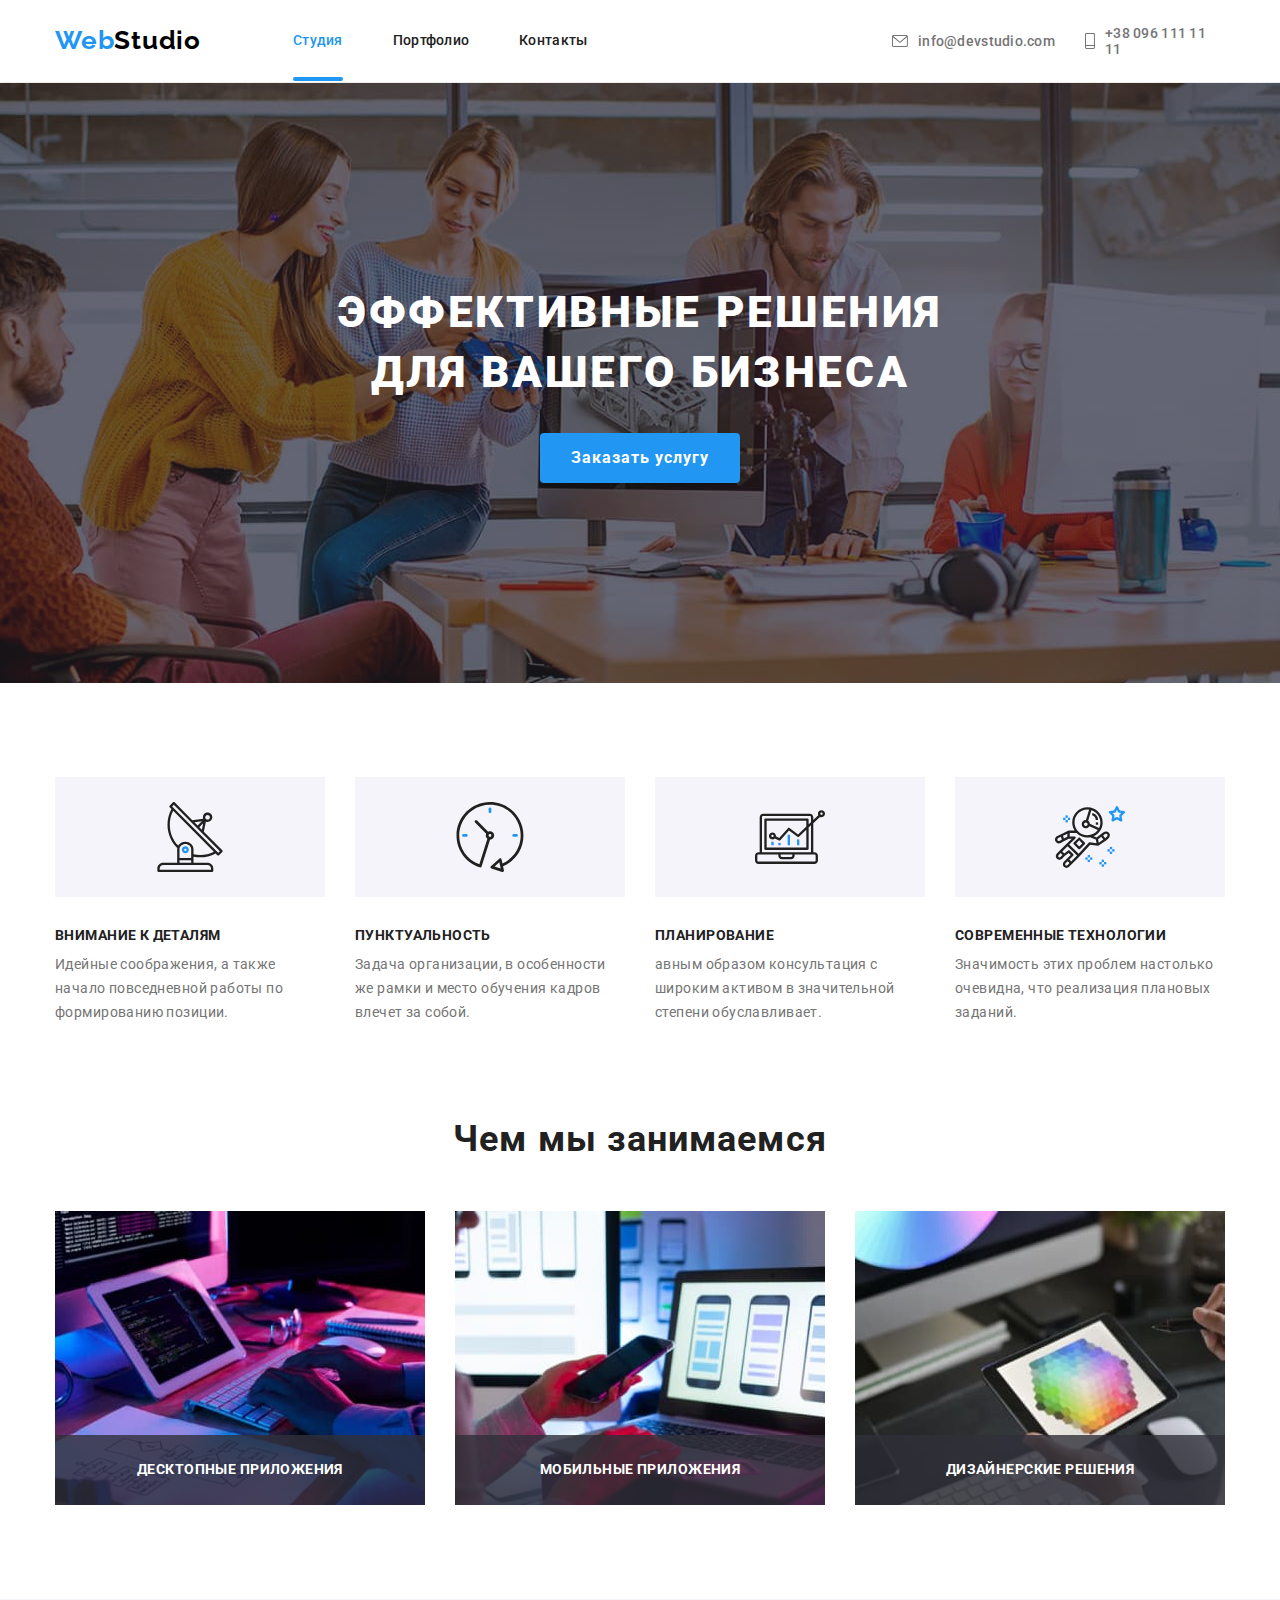
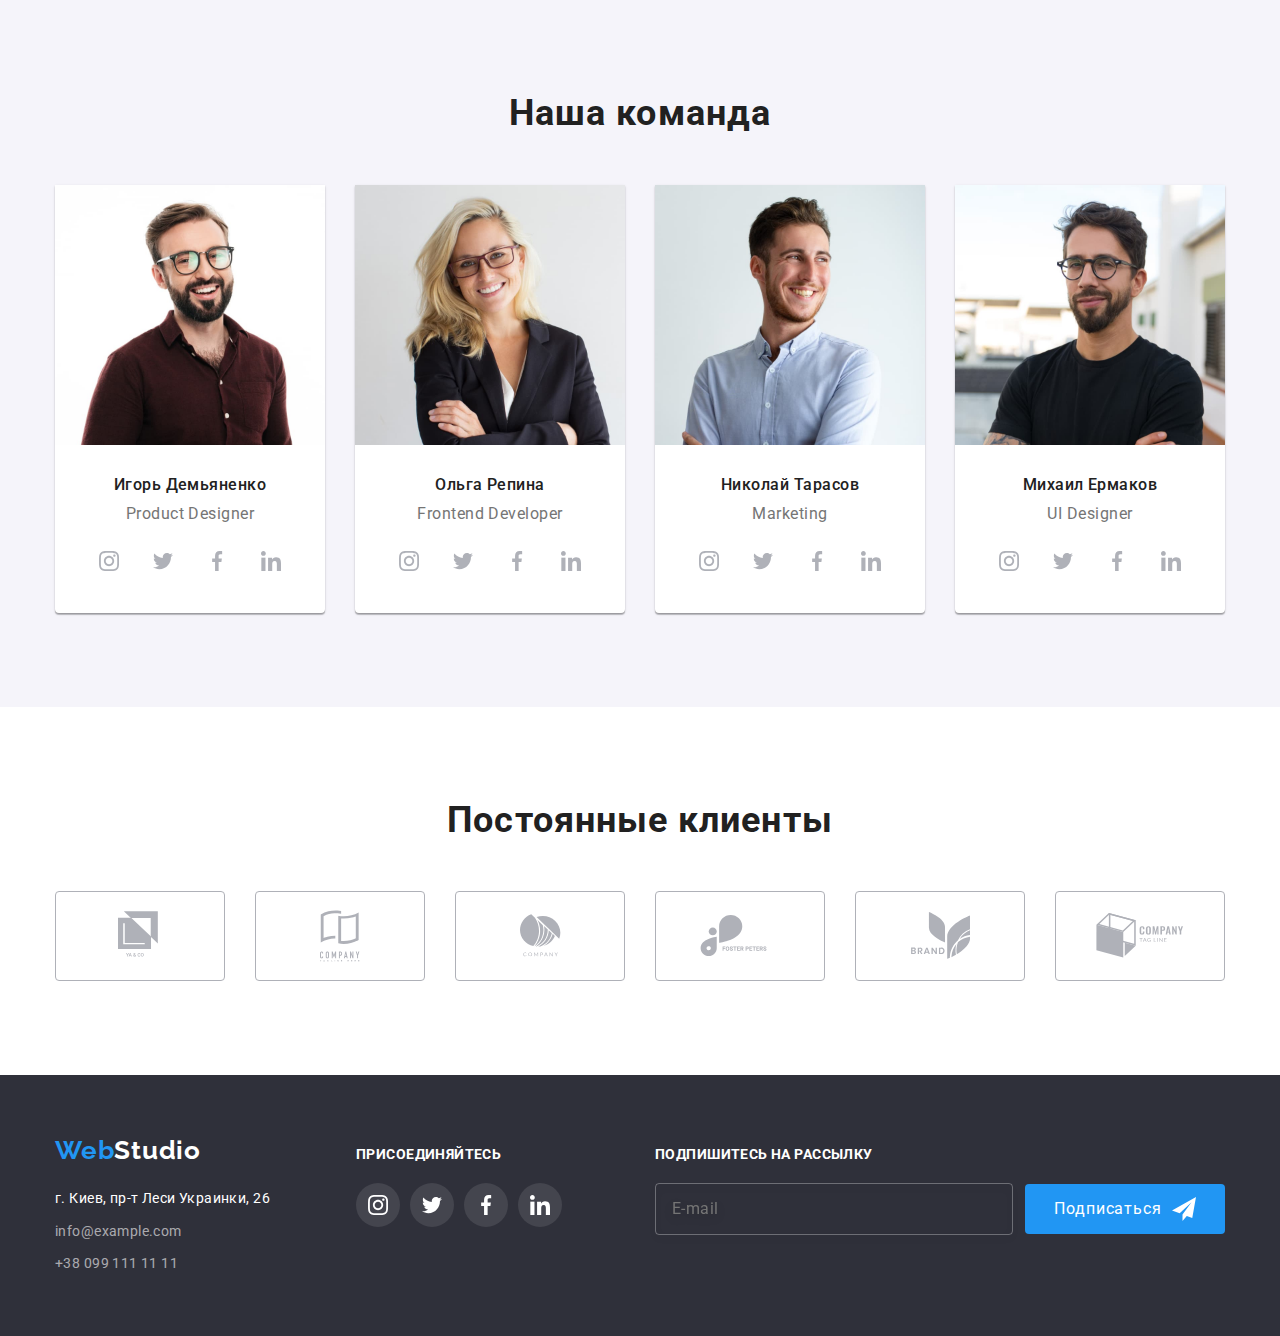
<file: index.html>
<!DOCTYPE html>
<html lang="ru">
<head>
    <meta charset="UTF-8">
    <meta name="viewport" content="width=device-width, initial-scale=1.0">
    <!-- <link rel="stylesheet" href="./css/fonts.css"> -->
    <link rel="stylesheet" href="https://cdnjs.cloudflare.com/ajax/libs/modern-normalize/0.2.0/modern-normalize.min.css" >
    <link rel="stylesheet" href="./css/main.min.css">
    <link rel="preconnect" href="https://fonts.gstatic.com">
    <link rel="preconnect" href="https://fonts.gstatic.com">
    <link rel="preconnect" href="https://fonts.gstatic.com">
    <link href="https://fonts.googleapis.com/css2?family=Raleway:wght@700&family=Roboto:wght@400;500;700;900&display=swap" rel="stylesheet">
    <title>WebStudio Главная</title>
</head>
    <body> 
    <!--шапка страницы--> 
        <header class="header">
            <div class="header__box conteiner">
                <!--логотип-->
                <div class="logo">
                    <a href="index.html" class="logo__link">
                        <span class="logo__text--accent">Web</span><span class="logo__text">Studio</span>
                    </a>        
                </div>
                <!--Главная навигация-->
                <nav class="navigation">
                    <!--список ссылок навигации-->
                    <ul class="navigation__list">
                        <!--ссылки навигации-->
                        <li class="navigation__item">
                            <a href="./index.html" class="navigation__link accent">Студия</a>
                        </li>
                        <li class="navigation__item">
                            <a href="./portfolio.html" class="navigation__link">Портфолио</a>
                        </li>
                        <li class="navigation__item">
                            <a href="./contacts.html" class="navigation__link">Контакты</a>
                        </li>
                    </ul>
                </nav>
                <!--контактные ссылки-->
                    <a href="mailto:info@devstudio.com" class="header__link mail">
                        <svg class="header__link-icon" width="16" height="12">
                            <use href="./images/icon.svg#envelope"></use>
                        </svg>
                        info@devstudio.com
                    </a>
                    <a href="tel:+380961111111" class="header__link num">
                        <svg class="header__link-icon" width="10" height="16">
                            <use href="./images/icon.svg#phone"></use>
                        </svg> 
                        +38 096 111 11 11
                    </a>
            </div>
        </header>
    <!--гланый контент-->
        <main>
            <!--герой-->
            <section class="hero-section">
                <div class="hero conteiner">
                    <h1 class="hero__title">Эффективные решения для вашего бизнеса</h1>
                    <button type="button" class="hero__button" data-open-modal>
                        <span class="hero__button-text">Заказать услугу</span>
                    </button>
                </div>
            </section>
        <!--особенности-->
            <section class="features">
                <div class="conteiner">
                    <h2 class="visually-hidden">особенности</h2>
                    <ul class="features__list">
                        <li class="features__item">
                            <div class="features__iconbox">
                                <svg class="features__icon" width="70" height="70">
                                    <use href="./images/icon.svg#antenna"></use>
                                </svg>
                            </div>
                            <h3 class="features__item-head">Внимание к деталям</h3>
                            <p class="features__item-text">Идейные соображения, а также начало повседневной работы по формированию позиции.</p>
                        </li>
                        <li class="features__item">
                            <div class="features__iconbox">
                                <svg class="features__icon" width="70" height="70">
                                    <use href="./images/icon.svg#clock"></use>
                                </svg>
                            </div>
                            <h3 class="features__item-head">Пунктуальность</h3>
                            <p class="features__item-text">Задача организации, в особенности же рамки и место обучения кадров влечет за собой.</p>
                        </li>
                        <li class="features__item">
                            <div class="features__iconbox">
                                <svg class="features__icon" width="70" height="70">
                                    <use href="./images/icon.svg#diagram"></use>
                                </svg>
                            </div>
                            <h3 class="features__item-head">Планирование</h3>
                            <p class="features__item-text">авным образом консультация с широким активом в значительной степени обуславливает.</p>
                        </li>
                        <li class="features__item">
                            <div class="features__iconbox">
                                <svg class="features__icon" width="70" height="70">
                                    <use href="./images/icon.svg#astronaut"></use>
                                </svg>
                            </div>
                            <h3 class="features__item-head">Современные технологии</h3>
                            <p class="features__item-text">Значимость этих проблем настолько очевидна, что реализация плановых заданий.</p>
                        </li>
                    </ul>
                </div>
            </section>
         <!--чем мы занимаемся-->
            <section class="wedo">
                <div class="conteiner">
                    <h2 class="wedo__head">Чем мы занимаемся</h2>
                    <ul class="wedo__list">
                        
                        <li class="wedo__item">
                            <img src="./images/main/features/box_1.jpg" alt="алгоритм на листке бумаги клавиатура экран с цветным кодом" width="370" height="294">
                            <div class="wedo__item-lable">
                                <p class="wedo__item-description">Десктопные приложения</p>
                            </div>
                        </li>
                        
                        <li class="wedo__item">
                               <img src="./images/main/features/box_2.jpg" alt="разработка мобильного приложения" width="370" height="294">
                            <div class="wedo__item-lable">
                                <p class="wedo__item-description">Мобильные приложения</p>
                            </div>
                        </li>

                        <li class="wedo__item">
                            <img src="./images/main/features/box_3.jpg" alt="планшет с пейнт мапом водной руке и стилус в другой руке" width="370" height="294">
                            <div class="wedo__item-lable">
                                <p class="wedo__item-description">Дизайнерские решения</p>
                            </div>
                        </li>

                    </ul>
                </div>
            </section>
        <!--наша команда-->
            <section class="our-team">
                <div class="conteiner">
                    <h2 class="our-team__head">Наша команда</h2>
                    <ul class="oure-teame__list">
    
                        <li class="oure-teame__card">
                            
                               <img src="./images/main/our_team/igor_demyanko.jpg" alt="улыбающийся мужчина в красной рубашке с очками и бородой" width="270" height="260">
                            
                            <div class="oure-teame__description">
                                <h3 class="oure-teame__card-head">Игорь Демьяненко</h3>
                                <p lang="en" class="oure-teame__card-text">Product Designer</p>
                                <ul class="oure-teame__social">
                                   
                                    <li class="oure-teame__social-item">
                                        <a href="" class="oure-teame__social-link">
                                            <svg class="oure-teame__social-icon"  width="20" height="20">
                                                <use href="./images/icon.svg#instagram"></use>
                                            </svg>
                                        </a>
                                    </li>
                                    
                                    <li class="oure-teame__social-item">
                                        <a href="" class="oure-teame__social-link">
                                            <svg class="oure-teame__social-icon" width="20" height="20">
                                                <use href="./images/icon.svg#twitter"></use>
                                            </svg>
                                        </a>
                                    </li>
                                    
                                    <li class="oure-teame__social-item">
                                        <a href="" class="oure-teame__social-link">
                                            <svg class="oure-teame__social-icon" width="20" height="20">
                                                <use href="./images/icon.svg#facebook"></use>
                                            </svg>
                                        </a>
                                    </li>
                                   
                                    <li class="oure-teame__social-item">
                                        <a href="" class="oure-teame__social-link">
                                            <svg class="oure-teame__social-icon" width="20" height="20" >
                                                <use href="./images/icon.svg#linkedin"></use>
                                            </svg>
                                        </a>
                                    </li>

                                </ul>
                            </div>
                        </li>
                        <li class="oure-teame__card">
                            
                                <img src="./images/main/our_team/olga_repina.jpg" alt="Улыбающеяся светловолосая женщина в пиджаке и в прямоугольных красных очках" width="270" height="260">
                            
                            <div class="oure-teame__description">
                                <h3 class="oure-teame__card-head">Ольга Репина</h3>
                                <p lang="en" class="oure-teame__card-text">Frontend Developer</p>
                                <ul class="oure-teame__social">
                                    
                                    <li class="oure-teame__social-item">
                                        <a href="" class="oure-teame__social-link">
                                            <svg class="oure-teame__social-icon" width="20" height="20">
                                                <use href="./images/icon.svg#instagram"></use>
                                            </svg>
                                        </a>
                                    </li>
                                    
                                    <li class="oure-teame__social-item">
                                        <a href="" class="oure-teame__social-link">
                                            <svg class="oure-teame__social-icon" width="20" height="20">
                                                <use href="./images/icon.svg#twitter"></use>
                                            </svg>
                                        </a>
                                    </li>
                                    
                                    <li class="oure-teame__social-item">
                                        <a href="" class="oure-teame__social-link">
                                            <svg class="oure-teame__social-icon" width="20" height="20">
                                                <use href="./images/icon.svg#facebook"></use>
                                            </svg>
                                        </a>
                                    </li>
                                   
                                    <li class="oure-teame__social-item">
                                        <a href="" class="oure-teame__social-link">
                                            <svg class="oure-teame__social-icon"  width="20" height="20">
                                                <use href="./images/icon.svg#linkedin"></use>
                                            </svg>
                                        </a>
                                    </li>

                                </ul>
                            </div>
                        </li>
                        <li class="oure-teame__card">
                            
                                <img src="./images/main/our_team/nikolay_tarasov.jpg" alt="улыбающийся парень в белой рубашке с маленькой бородой" width="270" height="260">
                            
                            <div class="oure-teame__description">
                                <h3 class="oure-teame__card-head">Николай Тарасов</h3>
                                <p lang="en" class="oure-teame__card-text">Marketing</p>
                                <ul class="oure-teame__social">
                                    
                                    <li class="oure-teame__social-item">
                                        <a href="" class="oure-teame__social-link">
                                            <svg class="oure-teame__social-icon" width="20" height="20">
                                                <use href="./images/icon.svg#instagram"></use>
                                            </svg>
                                        </a>
                                    </li>
                                   
                                    <li class="oure-teame__social-item">
                                        <a href="" class="oure-teame__social-link">
                                            <svg class="oure-teame__social-icon" width="20" height="20">
                                                <use href="./images/icon.svg#twitter"></use>
                                            </svg>
                                        </a>
                                    </li>
                                    
                                    <li class="oure-teame__social-item">
                                        <a href="" class="oure-teame__social-link">
                                            <svg class="oure-teame__social-icon" width="20" height="20">
                                                <use href="./images/icon.svg#facebook"></use>
                                            </svg>
                                        </a>
                                    </li>
                                    
                                    <li class="oure-teame__social-item">
                                        <a href="" class="oure-teame__social-link">
                                            <svg class="oure-teame__social-icon"  width="20" height="20">
                                                <use href="./images/icon.svg#linkedin"></use>
                                            </svg>
                                        </a>
                                    </li>

                                </ul>
                            </div>
                        </li>
                        <li class="oure-teame__card">
                            
                               <img src="./images/main/our_team/mihail_ermakov.jpg" alt="парень в черной футболке в круглых очках и с бородой" width="270" height="260">
                            
                            <div class="oure-teame__description">
                                <h3 class="oure-teame__card-head">Михаил Ермаков</h3> 
                                <p lang="en" class="oure-teame__card-text">UI Designer</p>
                               <ul class="oure-teame__social">
                                    
                                    <li class="oure-teame__social-item">
                                        <a href="" class="oure-teame__social-link">
                                            <svg class="oure-teame__social-icon" width="20" height="20">
                                                <use href="./images/icon.svg#instagram"></use>
                                            </svg>
                                        </a>
                                    </li>
                                    
                                    <li class="oure-teame__social-item">
                                        <a href="" class="oure-teame__social-link">
                                            <svg class="oure-teame__social-icon" width="20" height="20">
                                                <use href="./images/icon.svg#twitter"></use>
                                            </svg>
                                        </a>
                                    </li>
                                    
                                    <li class="oure-teame__social-item">
                                        <a href="" class="oure-teame__social-link">
                                            <svg class="oure-teame__social-icon" width="20" height="20">
                                                <use href="./images/icon.svg#facebook"></use>
                                            </svg>
                                        </a>
                                    </li>
                                    
                                    <li class="oure-teame__social-item">
                                        <a href="" class="oure-teame__social-link">
                                            <svg class="oure-teame__social-icon"  width="20" height="20">
                                                <use href="./images/icon.svg#linkedin"></use>
                                            </svg>
                                        </a>
                                    </li>

                                </ul>
                            </div>
                        </li>
                    </ul>
                </div>
            </section>
        <!-- постоянные клиенты     -->
            <section class="clients">
                <div class="conteiner">
                    <h2 class="clients__head">Постоянные клиенты</h2>
                    <ul class="clients__list">
                        <li class="clients__item">
                            <a href="" class="clients__link">
                                <svg class="clients__icon" width="44" height="49">
                                    <use href="./images/icon.svg#client1"></use>
                                </svg>
                            </a>
                        </li>
                        <li class="clients__item">
                            <a href="" class="clients__link">
                                <svg class="clients__icon" width="40" height="52">
                                    <use href="./images/icon.svg#client2"></use>
                                </svg>
                            </a>
                        </li>
                        <li class="clients__item">
                            <a href="" class="clients__link">
                                <svg class="clients__icon" width="41" height="43">
                                    <use href="./images/icon.svg#client3"></use>
                                </svg>
                            </a>
                        </li>
                        <li class="clients__item">
                            <a href="" class="clients__link">
                                <svg class="clients__icon" width="80" height="42">
                                    <use href="./images/icon.svg#client4"></use>
                                </svg>
                            </a>
                        </li>
                        <li class="clients__item">
                            <a href="" class="clients__link">
                                <svg class="clients__icon" width="59" height="47">
                                    <use href="./images/icon.svg#client5"></use>
                                </svg>
                            </a>
                        </li>
                        <li class="clients__item">
                            <a href="" class="clients__link">
                                <svg class="clients__icon" width="88" height="45">
                                    <use href="./images/icon.svg#client6"></use>
                                </svg>
                            </a>
                        </li>
                    </ul>
                </div>
            </section>
        </main>
        <!--подал-->
        <footer class="footer">
            <div class="conteiner">
                <div class="footer__box"> 
                    <div class="footer__links">
                        <a href="index.html" class="footer__logo">
                            <span class="footer__logo--accent">Web</span><span>Studio</span>
                        </a>
                        <address>
                            <ul class="footer__address-list">
                                <li>
                                    <a href="https://goo.gl/maps/pXZyXXm4pR66iuyq8" class="footer__address-location">г. Киев, пр-т Леси Украинки, 26</a>
                                </li>
                                <li class="footer__address-item">
                                    <a href="mailto:info@example.com" class="footer__address-contact">info@example.com</a>
                                </li>
                                <li class="footer__address-item">
                                    <a href="tel:+380991111111" class="footer__address-contact">+38 099 111 11 11</a>
                                </li>
                            </ul>
                        </address>
                    </div>
                    <div class="footer__social">
                        <p class="footer__social-title">присоединяйтесь</p>
                        <ul class="footer__social-list">
                            <li class="footer__social-item">
                                <a href="" class="footer__social-link">
                                    <svg class="footer__social-icon" width="20" height="20">
                                        <use href="./images/icon.svg#instagram"></use>
                                    </svg>
                                </a>
                            </li>
                            <li class="footer__social-item">
                                <a href="" class="footer__social-link">
                                    <svg class="footer__social-icon" width="20" height="20">
                                        <use href="./images/icon.svg#twitter"></use>
                                    </svg>
                                </a>
                            </li>
                            <li class="footer__social-item">
                                <a href="" class="footer__social-link">
                                    <svg class="footer__social-icon" width="20" height="20">
                                        <use href="./images/icon.svg#facebook"></use>
                                    </svg>
                                </a>
                            </li>
                            <li class="footer__social-item">
                                <a href="" class="footer__social-link">
                                    <svg class="footer__social-icon" width="20" height="20">
                                        <use href="./images/icon.svg#linkedin"></use>
                                    </svg>
                                </a>
                            </li>
                        </ul>
                    </div>
                    <div class="subscribe">
                        <h2 class="subscribe__title">Подпишитесь на рассылку</h2>
                        <form action="" class="subscribe__form"><input type="text" name="foot_email" id="foot_email" class="footer__subscribe__input" placeholder="E-mail">
                            <button type="submit" class="subscribe__button">
                                <span class="subscribe__button-text">Подписаться</span>
                                <svg class="subscribe__button-icon" width="24" height="24">
                                    <use href="./images/icon.svg#icon_send"></use>
                                </svg>
                            </button>
                        </form>
                    </div>
                </div>
            </div>
        </footer>
        <!--модальное окно-->
        <div class="backdrop is-hidden" data-backdrop>
            <div class="modal-port" data-open-modal>
                <button type="button" class="round" data-close-modal>
                    <svg class="close-icon" width="18" height="18">
                        <use href="./images/icon.svg#icon_close"></use>
                    </svg>
                </button>
                <p class="modal__title">Оставьте свои данные, мы вам перезвоним</p>
                <form action="" class="modal__form">
                    
                    <lable for="" class="maodal__lable">Имя
                        <div class="modal__form-blok">
                            <input type="text" name="" id="" class="modal__input">
                            <svg class="modal__icon" width="18" height="18">
                                <use href="./images/icon.svg#icon_person"></use>
                            </svg>
                        </div>
                    </lable>
                    <lable for="" class="maodal__lable">Телефон
                        <div class="modal__form-blok">
                            <input type="tel" name="" id="" class="modal__input">
                            <svg class="modal__icon" width="18" height="18">
                                <use href="./images/icon.svg#icon_phone"></use>
                            </svg>
                        </div>
                    </lable>
                    <lable for="" class="maodal__lable">Почта
                        <div class="modal__form-blok">
                            <input type="email" name="" id="" class="modal__input">
                            <svg class="modal__icon" width="18" height="18">
                                <use href="./images/icon.svg#icon_email"></use>
                            </svg>
                        </div>
                    </lable>
                    <lable for="commits" class="maodal__lable">Комментарий
                        <textarea name="commits" id="commits" rows="10" class="modal__commit" placeholder="Введите текст"></textarea>
                    </lable>
                </form>
                <div class="contract">
                    <label class="contract-text">
                        <input type="checkbox" name="confirm">
                        <span contenteditable="" class="contract-checkbox"></span>Соглашаюсь с рассылкой и принимаю <a href="http://" class="contract__link">Условия договора</a>
                    </label>
                </div>
                <button type="submit" class="modal__button">
                    <span class="modal__button-text">Отправить</span>
                </button>
            </div>
        </div>
    </div>
        <!--скрипт открытия закрытия окна-->
    <script src="./js/modal.js"></script>
    </body>
</html>
</file>
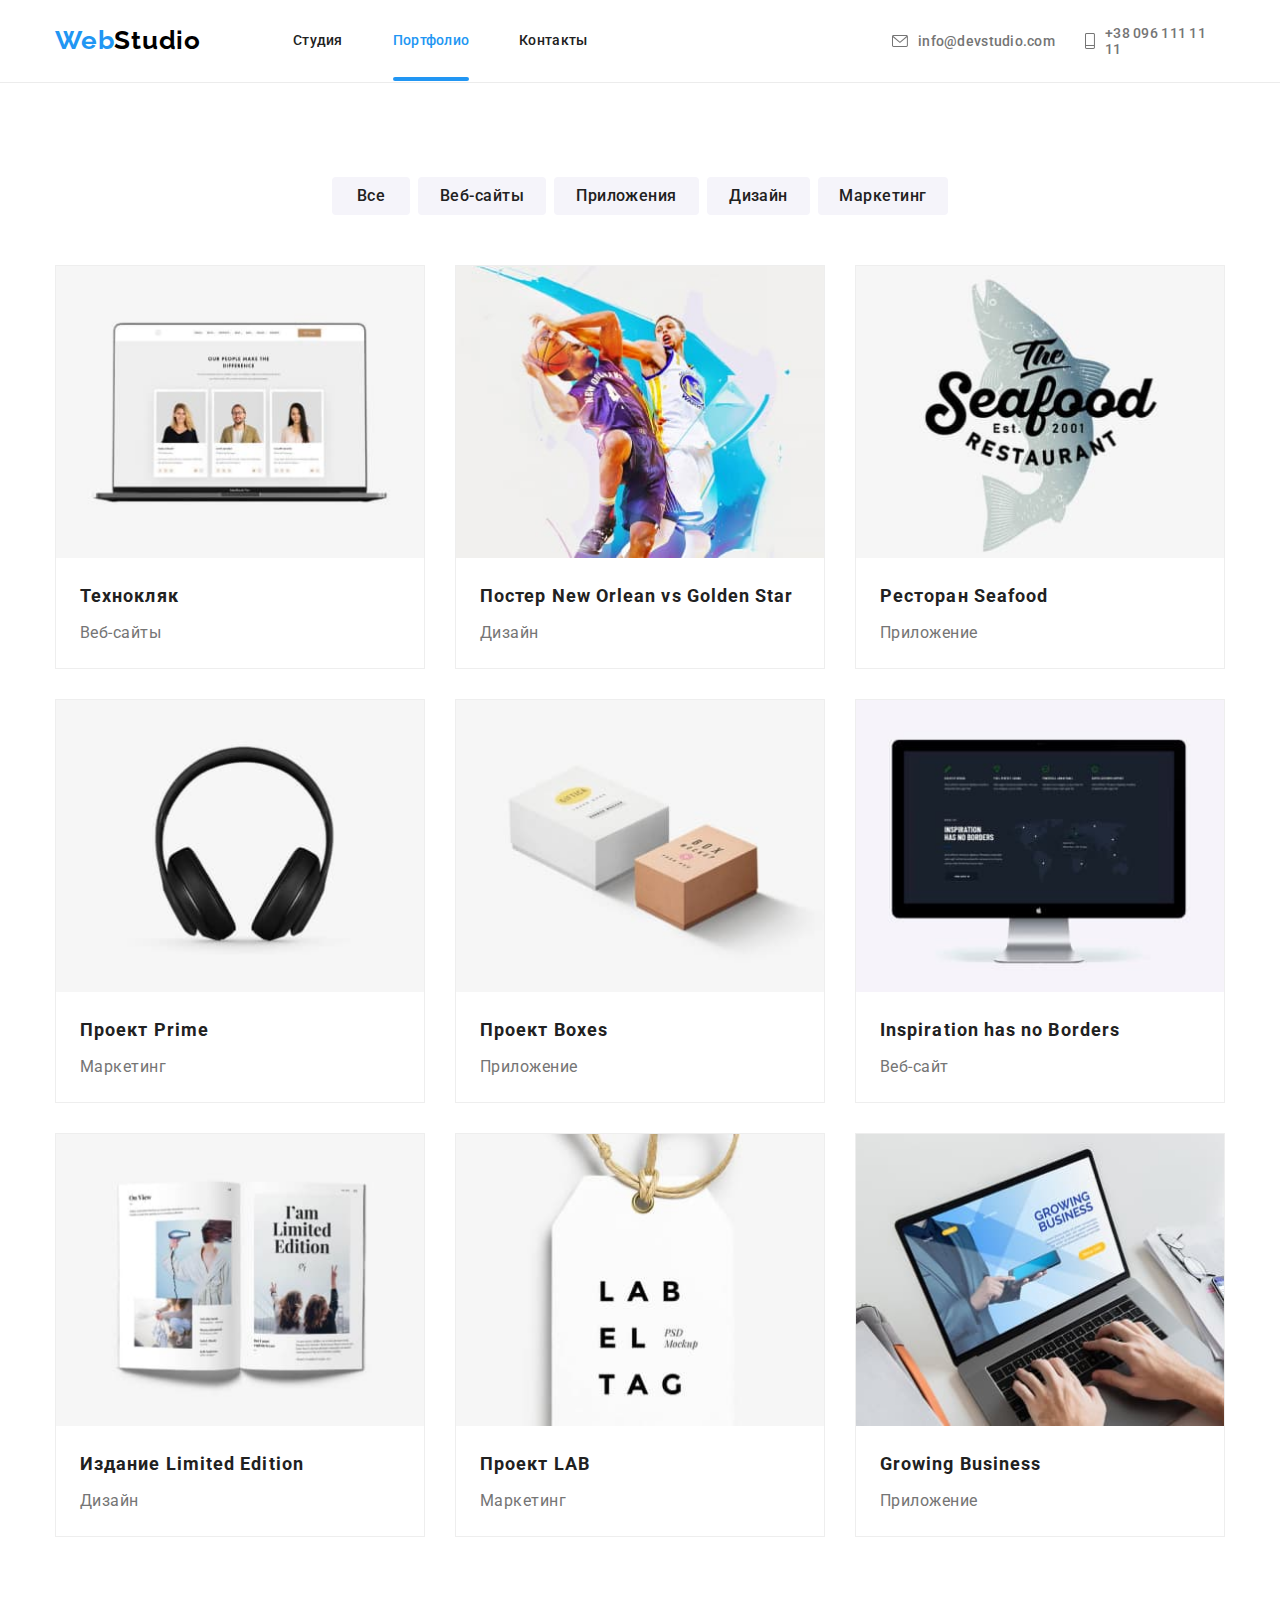
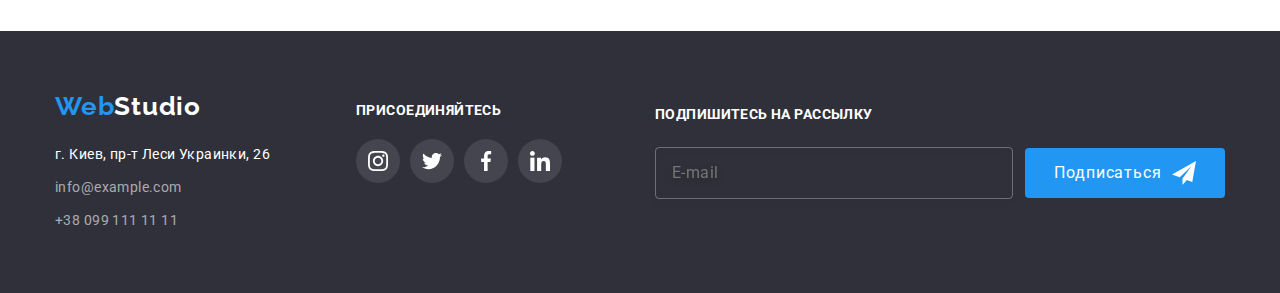
<file: portfolio.html>
<!DOCTYPE html>
<html lang="ru">
<head>
    <meta charset="UTF-8">
    <meta name="viewport" content="width=device-width, initial-scale=1.0">
    <!-- <link rel="stylesheet" href="./css/fonts.css"> -->
    <link rel="stylesheet" href="https://cdnjs.cloudflare.com/ajax/libs/modern-normalize/0.2.0/modern-normalize.min.css" >
    <link rel="stylesheet" href="./css/main.min.css">
    <link rel="preconnect" href="https://fonts.gstatic.com">
    <link rel="preconnect" href="https://fonts.gstatic.com">
    <link href="https://fonts.googleapis.com/css2?family=Raleway:wght@700&family=Roboto:wght@400;500;700;900&display=swap" rel="stylesheet">
    <title>WebStudio Портфолио</title>
</head>
<body>
    <!--Шапка страницы-->
    <header class="header">
        <div class="header__box conteiner">
                        <!--логотип-->
            <div class="logo">
                <a href="index.html" class="logo__link">
                    <span class="logo__text--accent">Web</span><span class="logo__text">Studio</span>
                </a>        
            </div>
            <!--Главная навигация-->
            <nav class="navigation">
                <!--список ссылок навигации-->
                <ul class="navigation__list">
                    <!--ссылки навигации-->
                    <li class="navigation__item">
                        <a href="index.html" class="navigation__link">Студия</a>
                    </li>
                    <li class="navigation__item">
                        <a href="portfolio.html" class="navigation__link accent">Портфолио</a>
                    </li>
                    <li class="navigation__item">
                        <a href="" class="navigation__link">Контакты</a>
                    </li>
                </ul>
            </nav>
            <!--контактные ссылки-->
            <a href="mailto:info@devstudio.com" class="header__link mail">
                <svg class="header__link-icon" width="16" height="12">
                    <use href="./images/icon.svg#envelope"></use>
                </svg>
                info@devstudio.com
            </a>
            <a href="tel:+380961111111" class="header__link num">
                <svg class="header__link-icon" width="10" height="16">
                    <use href="./images/icon.svg#phone"></use>
                </svg> 
                +38 096 111 11 11
            </a>
        </div>
    </header>
    <!--основной контент-->
    <main>
    <!--блок портфолио с навигацией по ниму-->
        <section class="portfolio__section">
        <div class="conteiner">
            <h1 class="visually-hidden">Портфолио</h1>
            <!--заглавие навигация-->    
            <ul class="portfolio__navigation-list">
                <li class="portfolio__navigation-item">
                    <button type="button" class="portfoli__button all">Все</button>
                </li>
                <li class="portfolio__navigation-item">
                    <button type="button" class="portfoli__button web-site">Веб-сайты</button>
                </li>
                <li class="portfolio__navigation-item">
                    <button type="button" class="portfoli__button application">Приложения</button>
                </li>
                <li class="portfolio__navigation-item">
                    <button type="button" class="portfoli__button design">Дизайн</button>
                </li>
                <li class="portfolio__navigation-item">
                    <button type="button" class="portfoli__button marketing">Маркетинг</button>
                </li>
            </ul>
            <!--проэкты-->
            <h2 class="visually-hidden">проэкты</h2>
            <ul class="pojects__list">
                <li class="project__item">
                    <a href="" class="card__link">
                        <div class="card__link-thumb">
                            <div class="card__description">
                                <p class="card__description-text">
                                    Технокряк это современная площадка распространения 
                                    коронавируса. Компании используют эту платформу для 
                                    цифрового шпионажа и атак на защищённые сервера 
                                    конкурентов.
                                </p>
                            </div>
                            <img src="./images/portfolio/technocrak.jpg" alt="открытый ноутбук с изображением веб сайта на экране" width="370" height="294">
                        </div>
                        <div class="caption">
                            <h3 class="card__head">Технокляк</h3>
                            <p class="card__text">Веб-сайты</p>
                         </div>
                    </a>
                </li>
                
                <li class="project__item">
                    <a href="" class="card__link">
                        <div class="card__link-thumb">
                            <div class="card__description">
                                <p class="card__description-text">
                                    Lorem ipsum dolor sit amet 
                                    consectetur adipisicing elit. 
                                    Ea, modi eaque. Natus, ab. Nam 
                                    nihil dolore odio doloremque rerum?
                                </p>
                            </div>
                            <img src="./images/portfolio/poster.jpg" alt="Баскетболисты в фиолетовой и белой форме борятся за мяч в прыжке" width="370" height="294">
                        </div>
                        <div class="caption">
                            <h3 class="card__head">Постер New Orlean vs Golden Star</h3>
                            <p class="card__text">Дизайн</p>
                        </div>
                    </a>
                </li>
                
                <li class="project__item">
                    <a href="" class="card__link">
                        <div class="card__link-thumb">
                            <div class="card__description">
                                <p class="card__description-text">
                                    Lorem ipsum dolor sit amet, 
                                    consectetur adipisicing elit. 
                                    Dolorum fugiat perferendis possimus, 
                                    ullam quibusdam cum nam voluptatibus 
                                    nihil ut.
                                </p>
                            </div>
                            <img src="./images/portfolio/aplication_restoran.jpg" alt="Стилизированая надпись the seafood restaurant на фоне рыбы " width="370" height="294">
                        </div>
                        <div class="caption">
                            <h3 class="card__head">Ресторан Seafood</h3>
                            <p class="card__text">Приложение</p>
                        </div>
                    </a>
                </li>
                
                <li class="project__item">
                    <a href="" class="card__link">
                        <div class="card__link-thumb">
                            <div class="card__description">
                                <p class="card__description-text">
                                    Lorem ipsum dolor sit amet 
                                    consectetur adipisicing elit. 
                                    Vero praesentium perspiciatis 
                                    in maxime qui odio pariatur 
                                    laborum ratione amet.
                                </p>
                            </div>
                            <img src="./images/portfolio/prime_marketing.jpg" alt="Наушники" width="370" height="294">
                        </div>
                        <div class="caption">
                            <h3 class="card__head">Проект Prime</h3>
                            <p class="card__text">Маркетинг</p>
                        </div>
                    </a>
                </li>
                
                <li class="project__item">
                    <a href="" class="card__link">
                        <div class="card__link-thumb">
                            <div class="card__description">
                                <p class="card__description-text">
                                    Lorem ipsum dolor sit, amet 
                                    consectetur adipisicing elit. 
                                    Incidunt est dolores error. Magni 
                                    laborum ea, quibusdam amet odit 
                                    nostrum.
                                </p>
                            </div>
                            <img src="./images/portfolio/aplication_boxes.jpg" alt="Две коробки с надписями большая белая и маленькая коричневая" width="370" height="294">
                        </div>
                        <div class="caption">
                            <h3 class="card__head">Проект Boxes</h3>
                            <p class="card__text">Приложение</p>
                        </div>
                    </a>
                </li>
                
                <li class="project__item">
                    <a href="" class="card__link">
                        <div class="card__link-thumb">
                            <div class="card__description">
                                <p class="card__description-text">
                                    Lorem ipsum, dolor sit amet 
                                    consectetur adipisicing elit. 
                                    Dolores debitis numquam quia libero 
                                    aliquid cumque dolorem voluptas, 
                                    incidunt vitae!
                                </p>
                            </div>
                            <img src="./images/portfolio/web_site.jpg" alt="Монитор с изображением сайта на котором текст и карта мира" width="370" height="294">
                        </div>
                        <div class="caption">
                            <h3 class="card__head">Inspiration has no Borders</h3>
                            <p class="card__text">Веб-сайт</p>
                        </div>
                    </a>
                </li>
                
                <il class="project__item">
                    <a href="" class="card__link">
                        <div class="card__link-thumb">
                            <div class="card__description">
                                <p class="card__description-text">
                                    Lorem ipsum, dolor sit amet 
                                    consectetur adipisicing elit. 
                                    Quibusdam nemo maxime eligendi 
                                    modi accusamus, expedita quos 
                                    numquam deserunt ducimus.
                                </p>
                            </div>
                            <img src="./images/portfolio/edition_design.jpg" alt="открытая книгы с фотографиями и текстом" width="370" height="294">
                        </div>
                        <div class="caption">
                            <h3 class="card__head">Издание Limited Edition</h3>
                            <p class="card__text">Дизайн</p>
                        </div>
                    </a>  
                </il>
                
                <li class="project__item">
                    <a href="" class="card__link">
                        <div class="card__link-thumb">
                            <div class="card__description">
                                <p class="card__description-text">
                                    Lorem ipsum dolor, sit amet 
                                    consectetur adipisicing elit. 
                                    Dignissimos, cumque magni nulla 
                                    blanditiis modi laborum possimus? 
                                    Facere, natus neque?
                                </p>
                            </div>
                            <img src="./images/portfolio/lab_marketing.jpg" alt="Белая этикетка с надписью LAB EL TAG на джгутовой нитке" width="370" height="294">
                        </div>
                        <div class="caption">
                            <h3 class="card__head">Проект LAB</h3>
                            <p class="card__text">Маркетинг</p>
                        </div>
                    </a>
                </li>
                
                <li class="project__item">
                    <a href="" class="card__link">
                        <div class="card__link-thumb">
                            <div class="card__description">
                                <p class="card__description-text">
                                    Lorem ipsum dolor, sit amet 
                                    consectetur adipisicing elit. 
                                    Dignissimos, cumque magni nulla 
                                    blanditiis modi laborum possimus? 
                                    Facere, natus neque?
                                </p>
                            </div> 
                            <img src="./images/portfolio/aplicanion_growing_buisness.jpg" alt="Ноутбук на рабочем столе с открытым приложением" width="370" height="294">
                        </div>
                        <div class="caption">
                            <h3 class="card__head">Growing Business</h3>
                            <p class="card__text">Приложение</p>
                        </div>
                    </a>     
                </li>
            </ul>
        </div>
        </section>
    </main>
    <!--подал-->
    <footer class="footer">
        <div class="conteiner">
            <div class="footer__box"> 
                <div class="footer__links">
                    <a href="index.html" class="footer__logo">
                        <span class="footer__logo--accent">Web</span><span>Studio</span>
                    </a>
                    <address>
                        <ul class="footer__address-list">
                            <li>
                                <a href="https://goo.gl/maps/pXZyXXm4pR66iuyq8" class="footer__address-location">г. Киев, пр-т Леси Украинки, 26</a>
                            </li>
                            <li class="footer__address-item">
                                <a href="mailto:info@example.com" class="footer__address-contact">info@example.com</a>
                            </li>
                            <li class="footer__address-item">
                                <a href="tel:+380991111111" class="footer__address-contact">+38 099 111 11 11</a>
                            </li>
                        </ul>
                    </address>
                </div>
                <div class="footer__social">
                    <p class="footer__social-title">присоединяйтесь</p>
                    <ul class="footer__social-list">
                        <li class="footer__social-item">
                            <a href="" class="footer__social-link">
                                <svg class="footer__social-icon" width="20" height="20">
                                    <use href="./images/icon.svg#instagram"></use>
                                </svg>
                            </a>
                        </li>
                        <li class="footer__social-item">
                            <a href="" class="footer__social-link">
                                <svg class="footer__social-icon" width="20" height="20">
                                    <use href="./images/icon.svg#twitter"></use>
                                </svg>
                            </a>
                        </li>
                        <li class="footer__social-item">
                            <a href="" class="footer__social-link">
                                <svg class="footer__social-icon" width="20" height="20">
                                    <use href="./images/icon.svg#facebook"></use>
                                </svg>
                            </a>
                        </li>
                        <li class="footer__social-item">
                            <a href="" class="footer__social-link">
                                <svg class="footer__social-icon" width="20" height="20">
                                    <use href="./images/icon.svg#linkedin"></use>
                                </svg>
                            </a>
                        </li>
                    </ul>
                </div>
                <div class="subscribe">
                    <span class="subscribe__title">Подпишитесь на рассылку</span>
                    <form action="" class="subscribe__form"><input type="text" name="foot_email" id="foot_email" class="footer__subscribe__input" placeholder="E-mail">
                        <button type="submit" class="subscribe__button">
                            <span class="subscribe__button-text">Подписаться</span>
                            <svg class="subscribe__button-icon" width="24" height="24">
                                <use href="./images/icon.svg#icon_send"></use>
                            </svg>
                        </button>
                    </form>
                </div>
            </div>
        </div>
    </footer>
</body>
</html>
</file>
<file: css/main.min.css>
:root{--main-font: Roboto, sans-serif;--secondary-font: Raleway, sans-serif;--accent: #2196F3;--main-color: #212121;--dark-color: #757575;--light-color: #FFFFFF;--body-bakeground-color: #E5E5E5;--logo-color-right: #000000;--head-bottom-line: #ECECEC;--hero-bakeground-color: #2F303A;--feature-icon-box: #F5F4FA;--wedo-lable-bg: rgba(47, 48, 58, 0.8);--team-bakeground-color: #F5F4FA;--social-icon-color: #AFB1B8;--clients-item-borter: #AFB1B8;--footer-bgcolor: #2F303A;--footer-address-contact: rgba(255, 255, 255, 0.6);--footer-social-icon-round: rgba(255, 255, 255, 0.1);--portfolio-button-bgcolor: #F5F4FA;--portfolio-button-text-active-color: #FFFFFF;--project-card-bgcolor: #FFFFFF;--project-card-border-color: #EEEEEE;--card-text: #757575;--card-description-dg: rgba(33, 150, 243, 0.9);--card-description-text: #FFFFFF;--backdrop-color:rgba(0, 0, 0, 0.2);--close-color: rgba(0, 0, 0, 0.1);--modal-form-text:#757575;--modal-input-color: rgba(33, 33, 33, 0.2);--modal-button-hover: #188CE8;--button-text: #FFFFFF;--commit-text: rgba(117, 117, 117, 0.5)}body{font-family:var(--main-font);font-style:normal;font-weight:400;font-size:14px;line-height:1.71;letter-spacing:0.03em;color:var(--main-color)}h1,h2,h3,h4,h5,h6,p,ul,li{margin:0;padding:0}img{display:block;max-width:100%;height:auto}.conteiner{width:1200px;padding:0 15px;margin:0 auto}.visually-hidden{position:absolute;width:1px;height:1px;margin:-1px;border:0;padding:0;white-space:nowrap;-webkit-clip-path:inset(100%);clip-path:inset(100%);clip:rect(0 0 0 0);overflow:hidden}.header{padding:25px 0;border-bottom:1px solid var(--head-bottom-line);background-color:var(--light-color)}.header__box{display:-webkit-box;display:-ms-flexbox;display:flex;-webkit-box-align:center;-ms-flex-align:center;align-items:center;-webkit-box-sizing:border-box;box-sizing:border-box}.navigation{margin:0 305px 0 0}.logo{margin-right:93px;width:145px}.logo__link{font-family:var(--secondary-font);font-style:normal;font-weight:700;font-size:26px;line-height:1.192;letter-spacing:0.03em;text-decoration:none;color:var(--logo-color-right)}.logo__text--accent{color:var(--accent)}.navigation__list{display:-webkit-inline-box;display:-ms-inline-flexbox;display:inline-flex;width:294px;padding:0;margin:0 0 0 0;list-style:none;font-weight:500;font-size:14px;line-height:1.142;letter-spacing:0.02em}.navigation__item{position:relative}.navigation__item:not(:last-child){margin-right:50px}.navigation__link{text-decoration:none;color:var(--main-color)}.navigation__link::after{content:"";position:absolute;bottom:0;-webkit-transform:translateY(33px) scaleX(0);transform:translateY(33px) scaleX(0);-webkit-transition:-webkit-transform 250ms cubic-bezier(0.4, 0, 0.2, 1);transition:-webkit-transform 250ms cubic-bezier(0.4, 0, 0.2, 1);transition:transform 250ms cubic-bezier(0.4, 0, 0.2, 1);transition:transform 250ms cubic-bezier(0.4, 0, 0.2, 1), -webkit-transform 250ms cubic-bezier(0.4, 0, 0.2, 1);display:block;width:100%;height:4px;border-bottom:4px;background-color:var(--accent);border-radius:2px}.navigation__link:hover::after,.navigation__link:focus::after{-webkit-transform:translateY(33px) scaleX(1);transform:translateY(33px) scaleX(1)}.navigation__link:hover,.navigation__link:focus{outline:none;color:var(--accent)}.accent{color:var(--accent)}.accent::after{content:"";position:absolute;bottom:0;-webkit-transform:translateY(33px) scaleX(1);transform:translateY(33px) scaleX(1);display:block;width:100%;height:4px;border-bottom:4px;background-color:var(--accent);border-radius:2px}.header__link{display:-webkit-inline-box;display:-ms-inline-flexbox;display:inline-flex;-webkit-box-align:center;-ms-flex-align:center;align-items:center;text-decoration:none;font-weight:500;font-size:14px;line-height:1.142;letter-spacing:0.02em;color:var(--dark-color)}.mail{margin-right:30px}.header__link:hover,.header__link:focus{outline:none;color:var(--accent)}.header__link-icon{fill:currentColor;margin-right:10px}.footer{padding:60px 0;background-color:var(--footer-bgcolor)}.footer__box{display:-webkit-box;display:-ms-flexbox;display:flex}.footer__links{margin-right:70px}.footer__logo--accent{color:var(--accent)}.footer__logo{font-family:var(--secondary-font);font-style:normal;font-weight:bold;font-size:26px;line-height:1.192;letter-spacing:0.03em;text-decoration:none;color:var(--light-color)}.footer__address-list{margin-top:20px;list-style:none}.footer__address-item{margin-top:9px}.footer__address-location{display:block;width:231px;text-decoration:none;font-style:normal;font-weight:normal;font-size:14px;line-height:1.71;letter-spacing:0.03em;color:var(--light-color)}.footer__address-contact{text-decoration:none;font-style:normal;font-weight:400;font-size:14px;line-height:1.71;letter-spacing:0.03em;color:var(--footer-address-contact)}.footer__social{height:80px;margin-top:12px;margin-right:93px}.footer__social-title{font-weight:700;font-size:14px;line-height:1.14;text-transform:uppercase;color:var(--light-color)}.footer__social-list{display:-webkit-inline-box;display:-ms-inline-flexbox;display:inline-flex;-webkit-box-align:center;-ms-flex-align:center;align-items:center;-webkit-box-pack:center;-ms-flex-pack:center;justify-content:center;list-style:none;margin-top:20px}.footer__social-item{display:-webkit-inline-box;display:-ms-inline-flexbox;display:inline-flex;-webkit-box-align:center;-ms-flex-align:center;align-items:center;-webkit-box-pack:center;-ms-flex-pack:center;justify-content:center;width:44px;height:44px}.footer__social-item:not(:last-child){margin-right:10px}.footer__social-link{display:-webkit-inline-box;display:-ms-inline-flexbox;display:inline-flex;-webkit-box-align:center;-ms-flex-align:center;align-items:center;-webkit-box-pack:center;-ms-flex-pack:center;justify-content:center;width:44px;height:44px;background-color:var(--footer-social-icon-round);border-radius:50%;color:var(--light-color);-webkit-transition-property:background-color,color;transition-property:background-color,color;-webkit-transition-duration:250ms;transition-duration:250ms;-webkit-transition-timing-function:cubic-bezier(0.4, 0, 0.2, 1);transition-timing-function:cubic-bezier(0.4, 0, 0.2, 1);-webkit-transition-delay:0;transition-delay:0}.footer__social-link:focus,.footer__social-link:hover{outline:none;background-color:var(--accent)}.footer__social-icon{fill:currentColor}.subscribe{height:86px;margin-top:12px}.subscribe__title{font-weight:700;font-size:14px;line-height:1.14;text-transform:uppercase;color:var(--light-color)}.subscribe__form{display:-webkit-box;display:-ms-flexbox;display:flex;-webkit-box-align:center;-ms-flex-align:center;align-items:center;margin-top:20px}.footer__subscribe__input{font-size:16px;line-height:1.25;-webkit-box-align:center;-ms-flex-align:center;align-items:center;letter-spacing:0.03em;padding:15px 0 15px 16px;color:var(--light-color);width:358px;background-color:transparent;border:1px solid rgba(255,255,255,0.3);-webkit-filter:drop-shadow(0px 4px 4px rgba(0,0,0,0.15));filter:drop-shadow(0px 4px 4px rgba(0,0,0,0.15));border-radius:4px}.subscribe__button{display:-webkit-box;display:-ms-flexbox;display:flex;-webkit-box-align:center;-ms-flex-align:center;align-items:center;-webkit-box-pack:center;-ms-flex-pack:center;justify-content:center;margin-left:12px;width:200px;height:50px;background-color:var(--accent);align-items:center;border:none;border-radius:4px}.subscribe__button-text{font-size:16px;line-height:1.87;letter-spacing:0.06em;color:var(--light-color)}.subscribe__button-icon{margin-left:10px}.hero-section{max-width:1600px;margin:0 auto;padding:200px 0;height:600px;-webkit-box-sizing:border-box;box-sizing:border-box;background-color:var(--hero-bakeground-color);background-size:cover;background-position:center;background-repeat:no-repeat;background-image:-webkit-gradient(linear, left top, right top, from(rgba(47,48,58,0.4)), to(rgba(47,48,58,0.4))),url(../images/main/hero_background/background.jpg);background-image:linear-gradient(to right, rgba(47,48,58,0.4), rgba(47,48,58,0.4)),url(../images/main/hero_background/background.jpg)}.hero{display:-webkit-box;display:-ms-flexbox;display:flex;-webkit-box-orient:vertical;-webkit-box-direction:normal;-ms-flex-direction:column;flex-direction:column;-webkit-box-pack:center;-ms-flex-pack:center;justify-content:center;-webkit-box-align:center;-ms-flex-align:center;align-items:center}.hero__title{width:696px;height:120px;font-weight:900;font-size:44px;line-height:1.363;letter-spacing:0.06em;text-align:center;color:var(--light-color);text-transform:uppercase;margin:0 0 30px 0}.hero__button{width:200px;height:50px;-webkit-box-shadow:0px 4px 4px rgba(0,0,0,0.15);box-shadow:0px 4px 4px rgba(0,0,0,0.15);border-radius:4px;border:none;background-color:var(--accent)}.hero__button-text{font-weight:700;font-size:16px;line-height:1.875;letter-spacing:0.06em;color:var(--light-color)}.features{padding-top:94px}.features__list{display:-webkit-box;display:-ms-flexbox;display:flex;padding-left:0;list-style:none}.features__item{width:270px}.features__item:not(:last-child){margin-right:30px}.features__iconbox{display:-webkit-inline-box;display:-ms-inline-flexbox;display:inline-flex;width:270px;background-color:var(--feature-icon-box);-webkit-box-align:center;-ms-flex-align:center;align-items:center;-webkit-box-pack:center;-ms-flex-pack:center;justify-content:center;padding:25px 0}.features__item-head{margin-top:30px;font-family:var(--maine-font);font-style:normal;font-weight:bold;font-size:14px;line-height:1.142;letter-spacing:0.03em;text-transform:uppercase;color:var(--main-color)}.features__item-text{font-weight:normal;font-size:14px;line-height:1.71;letter-spacing:0.03em;color:var(--dark-color);margin-top:10px}.wedo{padding:94px 0}.wedo__head{font-weight:700;font-size:36px;line-height:1.166;letter-spacing:0.03em;text-align:center;color:var(--main-color)}.wedo__list{display:-webkit-box;display:-ms-flexbox;display:flex;margin-top:50px;list-style:none;padding-left:0}.wedo__item{position:relative;height:294px;padding:0}.wedo__item:not(:last-child){margin-right:30px}.wedo__item-lable{position:absolute;bottom:0;width:100%;padding:27px 0;background-color:var(--wedo-lable-bg)}.wedo__item-description{font-weight:700;font-size:14px;line-height:1.14;text-align:center;letter-spacing:0.03em;text-transform:uppercase;color:var(--light-color)}.our-team{padding:94px 0;background-color:var(--team-bakeground-color)}.our-team__head{font-weight:700;font-size:36px;line-height:1.166;letter-spacing:0.03em;text-align:center;color:var(--main-color)}.oure-teame__list{display:-webkit-box;display:-ms-flexbox;display:flex;-webkit-box-pack:center;-ms-flex-pack:center;justify-content:center;margin-top:50px;list-style:none}.oure-teame__card{width:270px;background:var(--light-color);-webkit-box-sizing:border-box;box-sizing:border-box;-webkit-box-shadow:0px 1px 3px rgba(0,0,0,0.12),0px 1px 1px rgba(0,0,0,0.14),0px 2px 1px rgba(0,0,0,0.2);box-shadow:0px 1px 3px rgba(0,0,0,0.12),0px 1px 1px rgba(0,0,0,0.14),0px 2px 1px rgba(0,0,0,0.2);border-radius:0px 0px 4px 4px}.oure-teame__card:not(:last-child){margin-right:30px}.oure-teame__description{padding:30px 0}.oure-teame__card-head{font-style:normal;font-weight:500;font-size:16px;line-height:1.187;letter-spacing:0.03em;text-align:center;color:var(--main-color)}.oure-teame__card-text{font-weight:normal;font-size:16px;line-height:1.187;letter-spacing:0.03em;text-align:center;color:var(--dark-color);margin-top:10px}.oure-teame__social{display:-webkit-box;display:-ms-flexbox;display:flex;-webkit-box-align:center;-ms-flex-align:center;align-items:center;-webkit-box-pack:center;-ms-flex-pack:center;justify-content:center;list-style:none;margin-top:16px}.oure-teame__social-item{display:-webkit-inline-box;display:-ms-inline-flexbox;display:inline-flex;-webkit-box-align:center;-ms-flex-align:center;align-items:center;-webkit-box-pack:center;-ms-flex-pack:center;justify-content:center;width:44px;height:44px}.oure-teame__social-item:not(:last-child){margin-right:10px}.oure-teame__social-link{display:-webkit-inline-box;display:-ms-inline-flexbox;display:inline-flex;-webkit-box-align:center;-ms-flex-align:center;align-items:center;-webkit-box-pack:center;-ms-flex-pack:center;justify-content:center;width:44px;height:44px;background-color:transparent;border-radius:50%;color:var(--social-icon-color);-webkit-transition-property:background-color,color;transition-property:background-color,color;-webkit-transition-duration:250ms;transition-duration:250ms;-webkit-transition-timing-function:cubic-bezier(0.4, 0, 0.2, 1);transition-timing-function:cubic-bezier(0.4, 0, 0.2, 1);-webkit-transition-delay:0;transition-delay:0}.oure-teame__social-link:focus,.oure-teame__social-link:hover{outline:none;background-color:var(--accent);color:var(--light-color)}.oure-teame__social-icon{fill:currentColor}.clients{padding:94px 0}.clients__head{font-family:var(--maine-font);font-style:normal;font-weight:700;font-size:36px;line-height:1.11;text-align:center;letter-spacing:0.03em;color:var(--main-color)}.clients__list{display:-webkit-box;display:-ms-flexbox;display:flex;-webkit-box-align:center;-ms-flex-align:center;align-items:center;-webkit-box-pack:center;-ms-flex-pack:center;justify-content:center;margin-top:50px;list-style:none}.clients__item:not(:last-child){margin-right:30px}.clients__link{display:-webkit-inline-box;display:-ms-inline-flexbox;display:inline-flex;-webkit-box-align:center;-ms-flex-align:center;align-items:center;-webkit-box-pack:center;-ms-flex-pack:center;justify-content:center;color:var(--clients-item-borter);width:170px;height:90px;border:1px solid var(--clients-item-borter);-webkit-box-sizing:border-box;box-sizing:border-box;border-radius:4px;-webkit-transition:color 250ms cubic-bezier(0.4, 0, 0.2, 1),border 250ms cubic-bezier(0.4, 0, 0.2, 1);transition:color 250ms cubic-bezier(0.4, 0, 0.2, 1),border 250ms cubic-bezier(0.4, 0, 0.2, 1)}.clients__link:hover,.clients__link:focus{outline:none;color:var(--accent);border-color:var(--accent)}.clients__icon{fill:currentColor}.backdrop{position:fixed;top:0;left:0;width:100%;height:100%;opacity:1;-webkit-transform:scale(1);transform:scale(1);-webkit-transition:opacity 1000ms cubic-bezier(0.4, 0, 0.2, 1) 250ms;transition:opacity 1000ms cubic-bezier(0.4, 0, 0.2, 1) 250ms;background-color:var(--backdrop-color)}.is-hidden{opacity:0;pointer-events:none;-webkit-transform:scale(0);transform:scale(0);-webkit-transition:opacity 750ms cubic-bezier(0.4, 0, 0.2, 1),-webkit-transform 1000ms cubic-bezier(0.4, 0, 0.2, 1);transition:opacity 750ms cubic-bezier(0.4, 0, 0.2, 1),-webkit-transform 1000ms cubic-bezier(0.4, 0, 0.2, 1);transition:transform 1000ms cubic-bezier(0.4, 0, 0.2, 1),opacity 750ms cubic-bezier(0.4, 0, 0.2, 1);transition:transform 1000ms cubic-bezier(0.4, 0, 0.2, 1),opacity 750ms cubic-bezier(0.4, 0, 0.2, 1),-webkit-transform 1000ms cubic-bezier(0.4, 0, 0.2, 1)}.modal-port{position:absolute;top:50%;left:50%;display:-webkit-box;display:-ms-flexbox;display:flex;-webkit-box-orient:vertical;-webkit-box-direction:normal;-ms-flex-direction:column;flex-direction:column;-webkit-box-pack:center;-ms-flex-pack:center;justify-content:center;-webkit-transform:translate(-50%, -50%) scale(1) perspective(500px) rotateY(0deg);transform:translate(-50%, -50%) scale(1) perspective(500px) rotateY(0deg);-webkit-transition:opacity 250ms cubic-bezier(0.4, 0, 0.2, 1),-webkit-transform 750ms cubic-bezier(0.4, 0, 0.2, 1);transition:opacity 250ms cubic-bezier(0.4, 0, 0.2, 1),-webkit-transform 750ms cubic-bezier(0.4, 0, 0.2, 1);transition:transform 750ms cubic-bezier(0.4, 0, 0.2, 1),opacity 250ms cubic-bezier(0.4, 0, 0.2, 1);transition:transform 750ms cubic-bezier(0.4, 0, 0.2, 1),opacity 250ms cubic-bezier(0.4, 0, 0.2, 1),-webkit-transform 750ms cubic-bezier(0.4, 0, 0.2, 1);padding:40px;width:528px;background-color:var(--light-color);border-radius:4px}.round{position:fixed;top:8px;right:8px;width:30px;height:30px;color:var(--main-color);border:1px solid var(--close-color);border-radius:50%;background-color:transparent;display:-webkit-box;display:-ms-flexbox;display:flex;-webkit-box-align:center;-ms-flex-align:center;align-items:center;-webkit-box-pack:center;-ms-flex-pack:center;justify-content:center;cursor:pointer;-webkit-transition:color 250ms cubic-bezier(0.4, 0, 0.2, 1),-webkit-box-shadow 250ms cubic-bezier(0.4, 0, 0.2, 1);transition:color 250ms cubic-bezier(0.4, 0, 0.2, 1),-webkit-box-shadow 250ms cubic-bezier(0.4, 0, 0.2, 1);transition:color 250ms cubic-bezier(0.4, 0, 0.2, 1),box-shadow 250ms cubic-bezier(0.4, 0, 0.2, 1);transition:color 250ms cubic-bezier(0.4, 0, 0.2, 1),box-shadow 250ms cubic-bezier(0.4, 0, 0.2, 1),-webkit-box-shadow 250ms cubic-bezier(0.4, 0, 0.2, 1)}.round:focus{outline:none;-webkit-box-shadow:0px 0px 0px 2px #000;box-shadow:0px 0px 0px 2px #000;color:var(--accent);-webkit-transition:color 250ms cubic-bezier(0.4, 0, 0.2, 1),-webkit-box-shadow 250ms cubic-bezier(0.4, 0, 0.2, 1);transition:color 250ms cubic-bezier(0.4, 0, 0.2, 1),-webkit-box-shadow 250ms cubic-bezier(0.4, 0, 0.2, 1);transition:color 250ms cubic-bezier(0.4, 0, 0.2, 1),box-shadow 250ms cubic-bezier(0.4, 0, 0.2, 1);transition:color 250ms cubic-bezier(0.4, 0, 0.2, 1),box-shadow 250ms cubic-bezier(0.4, 0, 0.2, 1),-webkit-box-shadow 250ms cubic-bezier(0.4, 0, 0.2, 1)}.round:hover{color:var(--accent);-webkit-transition:color 250ms cubic-bezier(0.4, 0, 0.2, 1);transition:color 250ms cubic-bezier(0.4, 0, 0.2, 1)}.close-icon{fill:currentColor}.modal__title{font-family:var(--maine-font);font-style:normal;font-weight:700;font-size:20px;line-height:1.15;text-align:center;letter-spacing:0.03em;color:var(--main-color)}.modal__form{margin-top:12px}.modal__form-blok{position:relative;width:100%}.maodal__lable{display:block;font-family:var(--maine-font);font-style:normal;font-weight:400;font-size:12px;line-height:1.16;letter-spacing:0.01em;color:var(--modal-form-text);margin-top:10px}.modal__input{padding:11px 0 11px 32px;width:100%;height:40px;margin-top:4px;border:1px solid var(--modal-input-color);-webkit-box-sizing:border-box;box-sizing:border-box;border-radius:4px;-webkit-transition-property:border-color;transition-property:border-color;-webkit-transition-duration:250ms;transition-duration:250ms;-webkit-transition-timing-function:cubic-bezier(0.4, 0, 0.2, 1);transition-timing-function:cubic-bezier(0.4, 0, 0.2, 1)}.modal__input:focus{border-color:var(--accent);outline:none}.modal__input:focus ~ .modal__icon{fill:var(--accent)}.modal__icon{position:absolute;top:50%;left:12px;-webkit-transform:translateY(-50%);transform:translateY(-50%);fill:var(--main-color);-webkit-transition-property:fill;transition-property:fill;-webkit-transition-duration:250ms;transition-duration:250ms;-webkit-transition-timing-function:cubic-bezier(0.4, 0, 0.2, 1);transition-timing-function:cubic-bezier(0.4, 0, 0.2, 1)}.modal__commit{width:100%;height:120px;margin-top:4px;resize:none;border:1px solid var(--modal-input-color);border-radius:4px;padding:12px 16px;-webkit-transition-property:border-color;transition-property:border-color;-webkit-transition-duration:250ms;transition-duration:250ms;-webkit-transition-timing-function:cubic-bezier(0.4, 0, 0.2, 1);transition-timing-function:cubic-bezier(0.4, 0, 0.2, 1)}.modal__commit:focus{border-color:var(--accent);outline:none}.modal__commit::-webkit-input-placeholder{font-family:var(--maine-font);font-style:normal;font-weight:400;font-size:14px;line-height:1.14;letter-spacing:0.01em;color:var(--commit-text)}.modal__commit:-ms-input-placeholder{font-family:var(--maine-font);font-style:normal;font-weight:400;font-size:14px;line-height:1.14;letter-spacing:0.01em;color:var(--commit-text)}.modal__commit::-ms-input-placeholder{font-family:var(--maine-font);font-style:normal;font-weight:400;font-size:14px;line-height:1.14;letter-spacing:0.01em;color:var(--commit-text)}.modal__commit::placeholder{font-family:var(--maine-font);font-style:normal;font-weight:400;font-size:14px;line-height:1.14;letter-spacing:0.01em;color:var(--commit-text)}.contract{position:relative;margin-top:20px}.contract-text{display:block;position:relative;font-family:var(--maine-font);font-style:normal;font-weight:400;font-size:14px;line-height:1.17;letter-spacing:0.03em;color:var(---dark-color);padding-left:24px}.contract-checkbox{position:absolute;top:50%;left:0;-webkit-transform:translateY(-50%);transform:translateY(-50%);width:15px;height:15px;background-color:#fff;border:2px solid var(--main-color);border-radius:2px;-webkit-transition:background-color 250ms cubic-bezier(0.4, 0, 0.2, 1),border 250ms cubic-bezier(0.4, 0, 0.2, 1);transition:background-color 250ms cubic-bezier(0.4, 0, 0.2, 1),border 250ms cubic-bezier(0.4, 0, 0.2, 1)}.contract-checkbox:focus{outline:1px solid #000000}.contract__link{color:var(--accent)}input[type='checkbox']{position:absolute;width:1px;height:1px;margin:-1px;border:0;padding:0;white-space:nowrap;-webkit-clip-path:inset(100%);clip-path:inset(100%);clip:rect(0 0 0 0);overflow:hidden}.contract input[type='checkbox']:checked+.contract-checkbox{position:absolute;top:50%;left:0;-webkit-transform:translateY(-50%);transform:translateY(-50%);width:15px;height:15px;background-image:url("../images/checkbox.svg");background-size:contain;background-origin:border-box;background-color:var(--accent);border:2px solid transparent;border-radius:2px;-webkit-transition:background-color 250ms cubic-bezier(0.4, 0, 0.2, 1),border 250ms cubic-bezier(0.4, 0, 0.2, 1);transition:background-color 250ms cubic-bezier(0.4, 0, 0.2, 1),border 250ms cubic-bezier(0.4, 0, 0.2, 1)}.modal__button{padding:10px 55px;margin:30px auto 0 auto;width:200px;height:50px;border:0;border-radius:4px;background-color:var(--accent);-webkit-box-shadow:0px 4px 4px rgba(0,0,0,0.15);box-shadow:0px 4px 4px rgba(0,0,0,0.15);-webkit-transition-property:background-color;transition-property:background-color;-webkit-transition-duration:250ms;transition-duration:250ms;-webkit-transition-timing-function:cubic-bezier(0.4, 0, 0.2, 1);transition-timing-function:cubic-bezier(0.4, 0, 0.2, 1)}.modal__button:hover{padding:10px 55px;border:0;border-radius:4px;background-color:var(--modal-button-hover);-webkit-box-shadow:0px 4px 4px rgba(0,0,0,0.15);box-shadow:0px 4px 4px rgba(0,0,0,0.15);-webkit-transition-property:background-color 250ms cubic-bezier(0.4, 0, 0.2, 1);transition-property:background-color 250ms cubic-bezier(0.4, 0, 0.2, 1)}.modal__button-text{font-family:var(--maine-font);font-style:normal;font-weight:700;font-size:16px;line-height:1.87;letter-spacing:0.06em;color:var(--button-text)}.portfolio__navigation-list{display:-webkit-box;display:-ms-flexbox;display:flex;-webkit-box-pack:center;-ms-flex-pack:center;justify-content:center;list-style:none;font-family:var(--maine-font);margin-bottom:50px}.portfolio__navigation-item:not(:last-child){margin-right:8px}.portfoli__button{background:var(--portfolio-button-bgcolor);border:none;border-radius:4px;font-style:normal;font-weight:500;font-size:16px;line-height:1.625;letter-spacing:0.03em;color:var(--main-color)}.portfoli__button:hover,.portfoli__button:focus{outline:none;background:var(--accent);color:var(--portfolio-button-text-active-color);-webkit-box-shadow:0px 3px 1px rgba(0,0,0,0.1),0px 1px 2px rgba(0,0,0,0.08),0px 2px 2px rgba(0,0,0,0.12);box-shadow:0px 3px 1px rgba(0,0,0,0.1),0px 1px 2px rgba(0,0,0,0.08),0px 2px 2px rgba(0,0,0,0.12)}.all{width:78px;height:38px}.web-site{width:128px;height:38px}.application{width:145px;height:38px}.design{width:103px;height:38px}.marketing{width:130px;height:38px}.portfolio__section{padding:94px 0}.pojects__list{display:-webkit-box;display:-ms-flexbox;display:flex;-ms-flex-wrap:wrap;flex-wrap:wrap;margin-top:-30px;margin-left:-30px;font-family:var(--maine-font);list-style:none}.project__item{-ms-flex-preferred-size:calc(100% / 3 - 30px);flex-basis:calc(100% / 3 - 30px);margin-top:30px;margin-left:30px;width:370px;height:404px}.card__link{display:block;text-decoration:none;background:var(--project-card-bgcolor);border:1px solid var(--project-card-border-color);-webkit-box-sizing:border-box;box-sizing:border-box}.card__link:hover>.card__link-thumb>.card__description,.card__link:focus>.card__link-thumb>.card__description{position:absolute;-webkit-transform:translateY(-100%);transform:translateY(-100%);-webkit-transition:-webkit-transform 250ms;transition:-webkit-transform 250ms;transition:transform 250ms;transition:transform 250ms, -webkit-transform 250ms}.card__link:hover,.card__link:focus{outline:none;-webkit-box-shadow:0px 1px 1px rgba(0,0,0,0.12),0px 4px 4px rgba(0,0,0,0.06),1px 4px 6px rgba(0,0,0,0.16);box-shadow:0px 1px 1px rgba(0,0,0,0.12),0px 4px 4px rgba(0,0,0,0.06),1px 4px 6px rgba(0,0,0,0.16)}.card__link-thumb{position:relative;overflow:hidden}.card__description{position:absolute;width:370px;height:294px;padding:63px 24px;background-color:var(--card-description-dg);top:100%;-webkit-transition:-webkit-transform 250ms;transition:-webkit-transform 250ms;transition:transform 250ms;transition:transform 250ms, -webkit-transform 250ms;cursor:default}.card__description-text{font-family:var(--maine-font);font-style:normal;font-weight:normal;font-size:18px;line-height:1.56;letter-spacing:0.03em;color:var(--card-description-text);width:322px;height:168px}.caption{padding:20px 24px}.card__head{font-family:var(--maine-font);font-style:normal;font-weight:700;font-size:18px;line-height:2;letter-spacing:0.06em;color:var(--main-color)}.card__text{margin-top:4px;font-style:normal;font-weight:normal;font-size:16px;line-height:1.87;letter-spacing:0.03em;color:var(--card-text)}
/*# sourceMappingURL=main.min.css.map */
</file>
